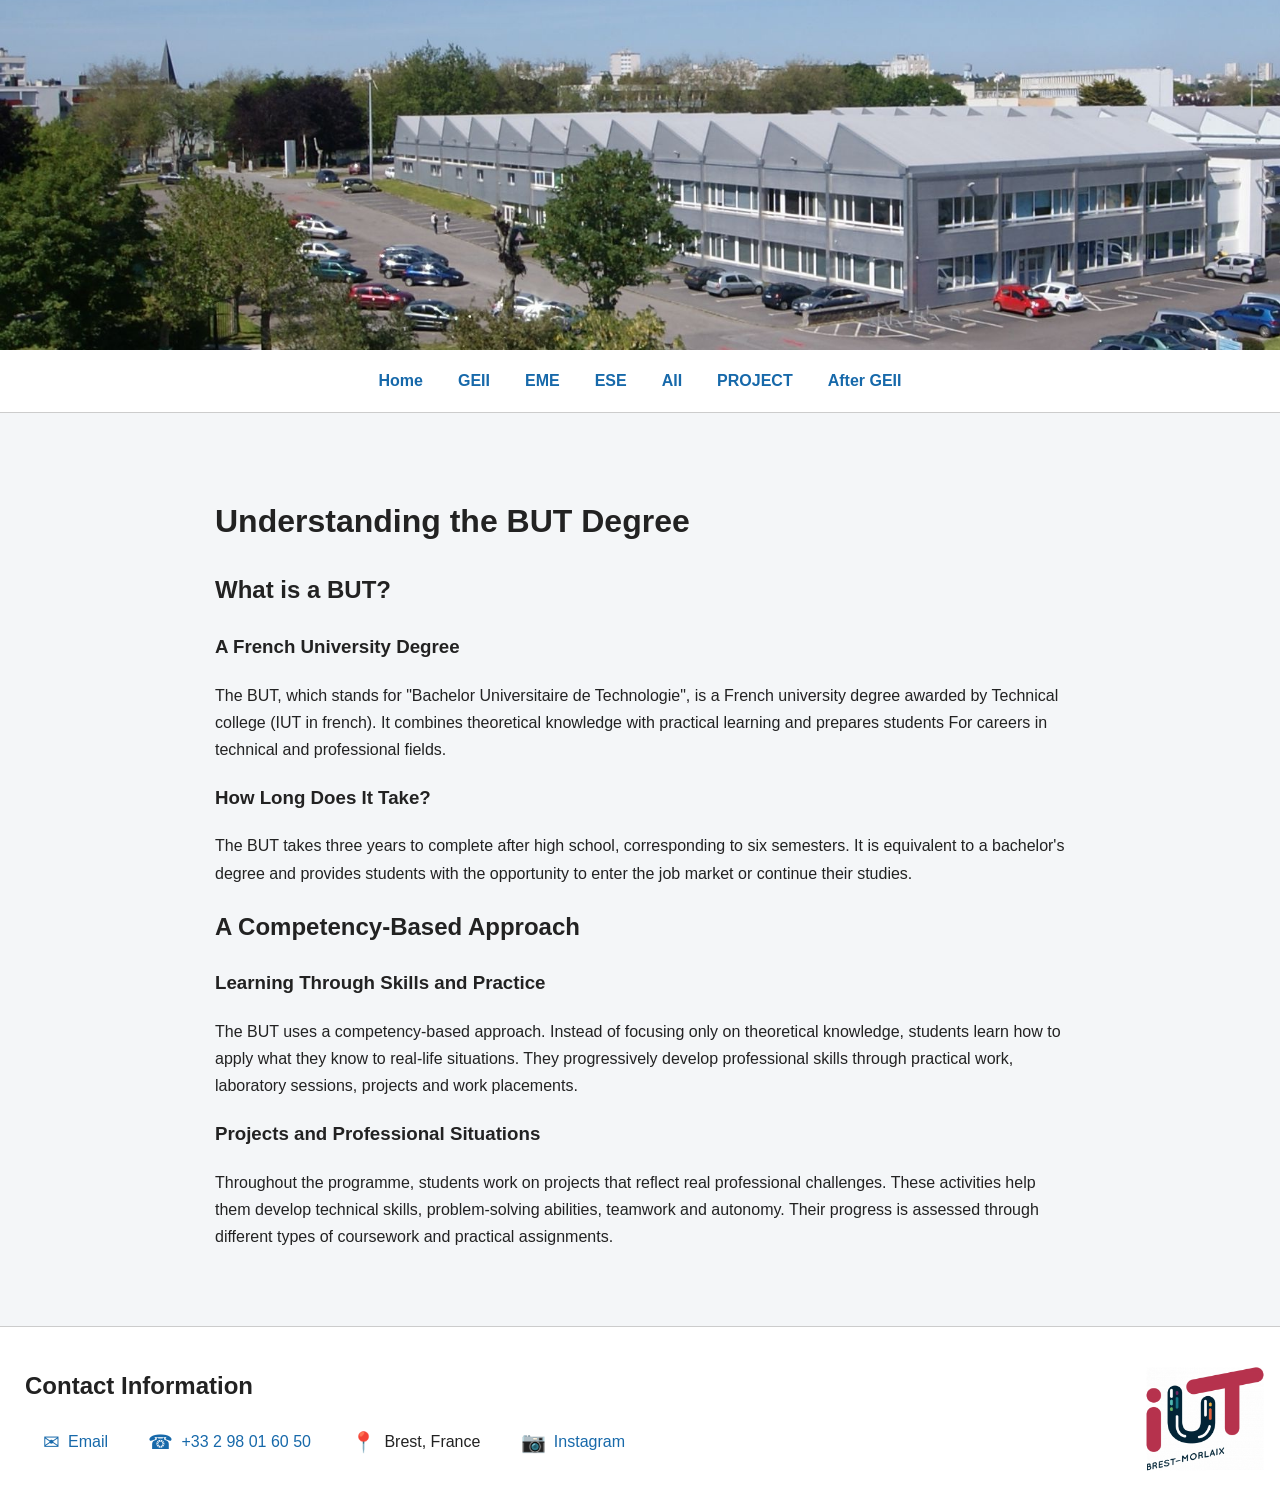
<file: index.html>
<!DOCTYPE html>
<html lang="en">
<head>
    <meta charset="UTF-8">
    <meta name="viewport" content="width=device-width, initial-scale=1">
    <title>Understanding the BUT Degree</title>
    <link rel="stylesheet" href="style.css">
</head>
<body>

    <!-- Main banner -->
    <header class="banniere">
        <img src="photos/Departement_geii.jpg"
             alt="GEII Department">
    </header>

    <!-- Navigation menu -->
    <nav class="menu">
        <a href="index.html">Home</a>
        <a href="GEII.html">GEII</a>
        <a href="ENER.html">EME</a>
        <a href="ELEN.html">ESE</a>
        <a href="AUTO.html">AII</a>
        <a href="PROJET.html">PROJECT</a>
        <a href="Après_GEII.html">After GEII</a>
    </nav>

    <hr>

    <!-- Main content -->
    <main>
        <h1>Understanding the BUT Degree</h1>

        <h2>What is a BUT?</h2>

        <h3>A French University Degree</h3>
        <p>
            The BUT, which stands for "Bachelor Universitaire de
            Technologie", is a French university degree awarded by
            Technical college (IUT in french). It combines theoretical
            knowledge with practical learning and prepares students
            For careers in technical and professional fields.
        </p>

        <h3>How Long Does It Take?</h3>
        <p>
            The BUT takes three years to complete after high school,
            corresponding to six semesters.
            It is equivalent to a bachelor's degree and provides
            students with the opportunity to enter the job market
            or continue their studies.
        </p>

        <h2>A Competency-Based Approach</h2>

        <h3>Learning Through Skills and Practice</h3>
        <p>
            The BUT uses a competency-based approach. Instead of
            focusing only on theoretical knowledge, students learn
            how to apply what they know to real-life situations.
            They progressively develop professional skills through
            practical work, laboratory sessions, projects and
            work placements.
        </p>

        <h3>Projects and Professional Situations</h3>
        <p>
            Throughout the programme, students work on projects
            that reflect real professional challenges. These
            activities help them develop technical skills,
            problem-solving abilities, teamwork and autonomy.
            Their progress is assessed through different types
            of coursework and practical assignments.
        </p>
    </main>

    <hr>

    <!-- Contact information -->
    <footer>
        <h2>Contact Information</h2>

        <p>
            <span class="logo-contact">✉</span>
            <a href="mailto:iutbrestmorlaix@univ-brest.fr">
                Email
            </a>
        </p>

        <p>
            <span class="logo-contact">☎</span>
            <a href="tel:+33298016050">
                +33 2 98 01 60 50
            </a>
        </p>

        <p>
            <span class="logo-contact">📍</span>
            Brest, France
        </p>

        <p>
            <span class="logo-contact">📷</span>
            <a href="https://www.instagram.com/iutbrestmorlaix/"
               target="_blank"
               rel="noopener noreferrer">
                Instagram
            </a>
        </p>

        <img src="photos/logo_iut.png"
             alt="IUT Brest-Morlaix logo"
             class="logo-footer">
    </footer>

</body>
</html>
</file>
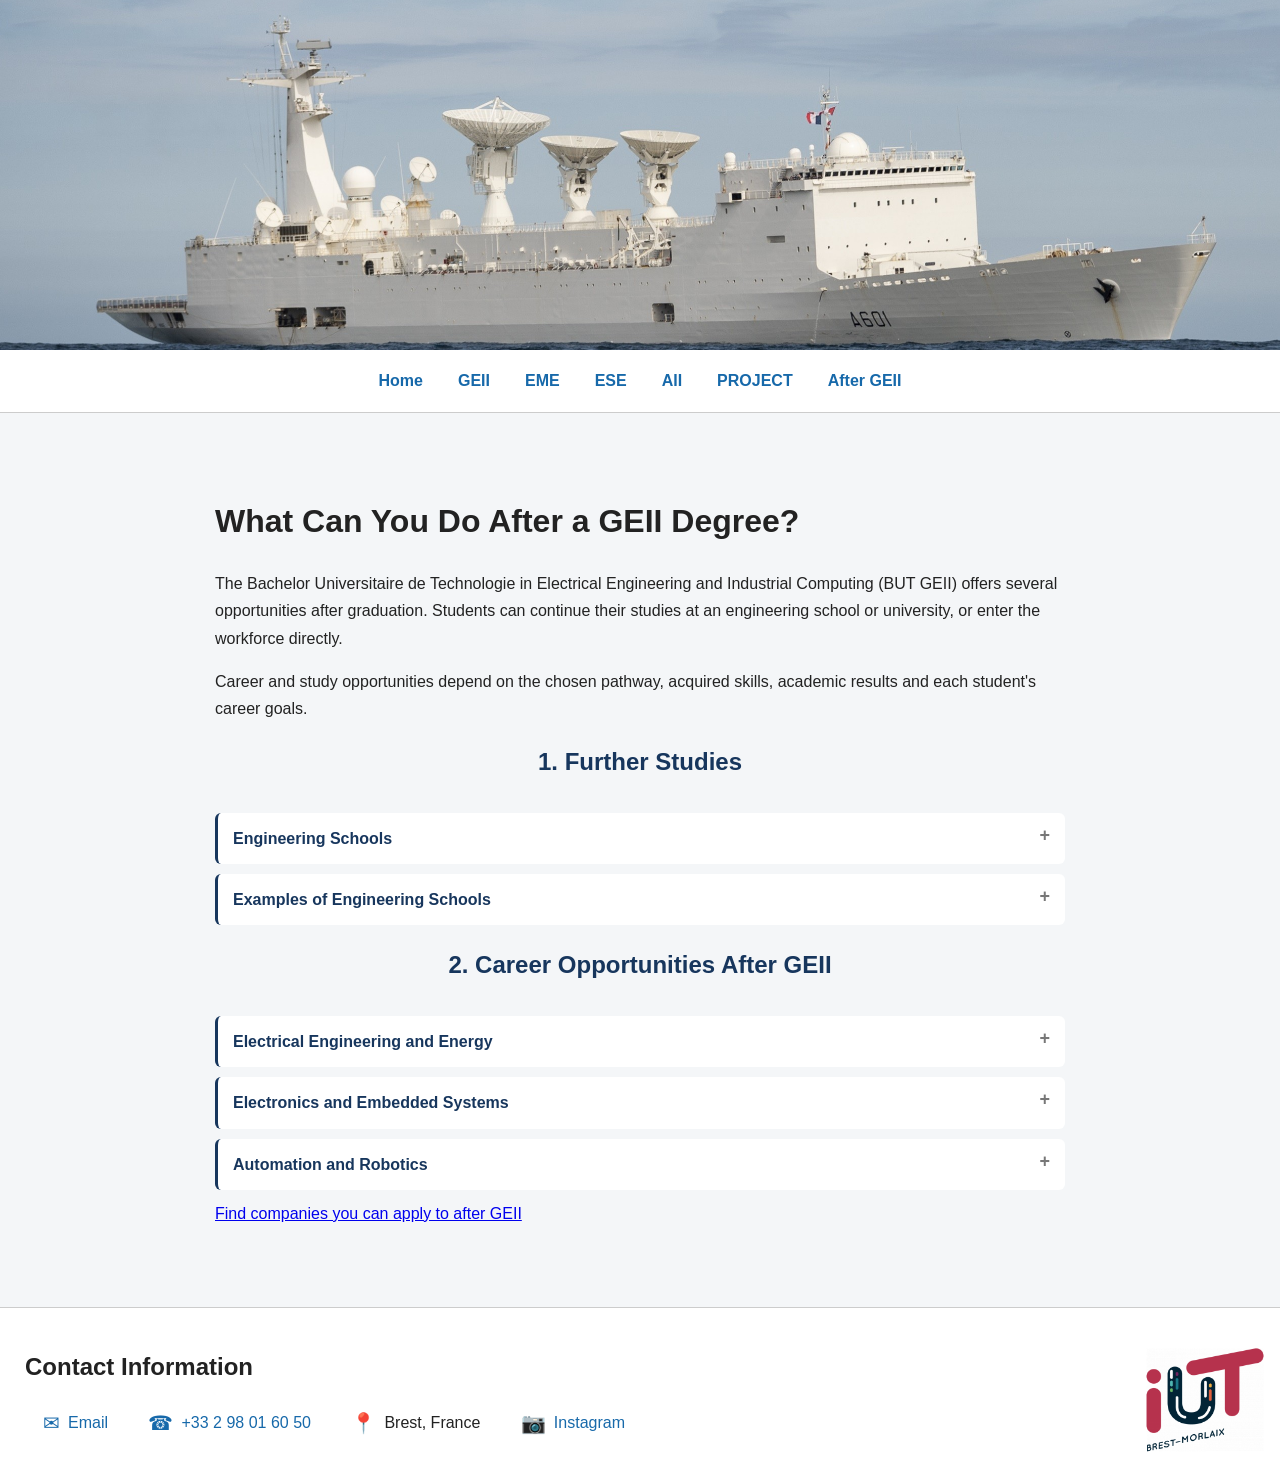
<file: Après_GEII.html>
<!DOCTYPE html>
<html lang="en">
<head>
    <meta charset="UTF-8">
    <meta name="viewport" content="width=device-width, initial-scale=1.0">
    <title>After GEII - Further Studies and Careers</title>
    <link rel="stylesheet" href="style.css">
</head>

<body>

    <!-- Banner -->
    <header class="banniere">
        <img src="photos/monge.jpg" alt="Bateaux du chom">
    </header>

    <!-- Navigation menu -->
    <nav class="menu">
        <a href="index.html">Home</a>
        <a href="GEII.html">GEII</a>
        <a href="ENER.html">EME</a>
        <a href="ELEN.html">ESE</a>
        <a href="AUTO.html">AII</a>
        <a href="PROJET.html">PROJECT</a>
        <a href="Après_GEII.html">After GEII</a>
    </nav>

    <hr>

    <main>
        <h1>What Can You Do After a GEII Degree?</h1>

        <p>
            The Bachelor Universitaire de Technologie in Electrical Engineering
            and Industrial Computing (BUT GEII) offers several opportunities
            after graduation. Students can continue their studies at an
            engineering school or university, or enter the workforce directly.
        </p>

        <p>
            Career and study opportunities depend on the chosen pathway,
            acquired skills, academic results and each student's career goals.
        </p>

        <section class="competences" id="further-studies">
            <h2>1. Further Studies</h2>

            <details class="competence">
                <summary>Engineering Schools</summary>
                <p>
                    After completing the GEII degree, students can apply to
                    engineering schools to earn an engineering degree, usually
                    after three additional years of study. Admission depends
                    on each school's requirements and selection process.
                </p>
                <p>Possible specialisations include:</p>
                <ul>
                    <li>Electrical engineering and power systems;</li>
                    <li>Electronics and embedded systems;</li>
                    <li>Automation and robotics;</li>
                    <li>Industrial computing;</li>
                    <li>Energy and renewable energy;</li>
                    <li>Telecommunications and digital systems.</li>
                </ul>
                <p>
                    Applications may be assessed through academic records,
                    interviews or entrance examinations. Requirements vary
                    between institutions.
                </p>
            </details>

            <details class="competence">
                <summary>Examples of Engineering Schools</summary>
                <p>
                    The following institutions are examples to explore when
                    looking for an engineering specialisation related to GEII:
                </p>
                <ul>
                    <li>
                        <a href="https://www.enib.fr/" target="_blank">
                            ENIB
                        </a>
                        – electronics, computing and industrial systems.
                    </li>
                    <li>
                        <a href="https://www.polytech.univ-nantes.fr/" target="_blank">
                            Polytech Nantes
                        </a>
                        – engineering programmes in various scientific and technical fields.
                    </li>
                    <li>
                        <a href="https://www.insa-rennes.fr/" target="_blank">
                            INSA Rennes
                        </a>
                        – engineering education in science and technology.
                    </li>
                </ul>
                <p>
                    This list is provided for guidance only. Not every
                    specialisation is necessarily accessible directly after
                    the GEII degree. Check each school's admission requirements
                    and available programmes.
                </p>
            </details>
        </section>

        <section class="competences" id="careers">
            <h2>2. Career Opportunities After GEII</h2>

            <details class="competence">
                <summary>Electrical Engineering and Energy</summary>
                <p>
                    Professionals in this field work with electrical
                    installations, power distribution, industrial equipment
                    and energy efficiency.
                </p>
                <ul>
                    <li>Electrical engineering technician;</li>
                    <li>Electrical maintenance technician;</li>
                    <li>Renewable energy technician;</li>
                    <li>Electrical design technician.</li>
                </ul>
            </details>

            <details class="competence">
                <summary>Electronics and Embedded Systems</summary>
                <p>
                    This field involves testing, developing, troubleshooting
                    and maintaining electronic circuits, boards and embedded
                    systems used in technical equipment.
                </p>
                <ul>
                    <li>Electronics technician;</li>
                    <li>Embedded systems technician;</li>
                    <li>Testing and measurement technician;</li>
                    <li>Instrumentation technician.</li>
                </ul>
            </details>

            <details class="competence">
                <summary>Automation and Robotics</summary>
                <p>
                    Professionals in this field programme, install and maintain
                    automated systems and industrial robots used in manufacturing
                    and production.
                </p>
                <ul>
                    <li>Automation technician;</li>
                    <li>Industrial robotics technician;</li>
                    <li>Industrial computing technician;</li>
                    <li>Commissioning technician.</li>
                </ul>
            </details>
            <a href="GEII.html#entreprise">
            Find companies you can apply to after GEII
            </a>
    </main>

    <hr>

    <!-- Footer -->
    <footer>
        <h2>Contact Information</h2>

        <p>
            <span class="logo-contact">✉</span>
            <a href="mailto:iutbrestmorlaix@univ-brest.fr">
                Email
            </a>
        </p>

        <p>
            <span class="logo-contact">☎</span>
            <a href="tel:+33298016050">
                +33 2 98 01 60 50
            </a>
        </p>

        <p>
            <span class="logo-contact">📍</span>
            Brest, France
        </p>

        <p>
            <span class="logo-contact">📷</span>
            <a href="https://www.instagram.com/iutbrestmorlaix/"
               target="_blank"
               rel="noopener noreferrer">
                Instagram
            </a>
        </p>

        <img src="photos/logo_iut.png"
             alt="IUT Brest-Morlaix logo"
             class="logo-footer">
    </footer>

</body>
</html>
</file>
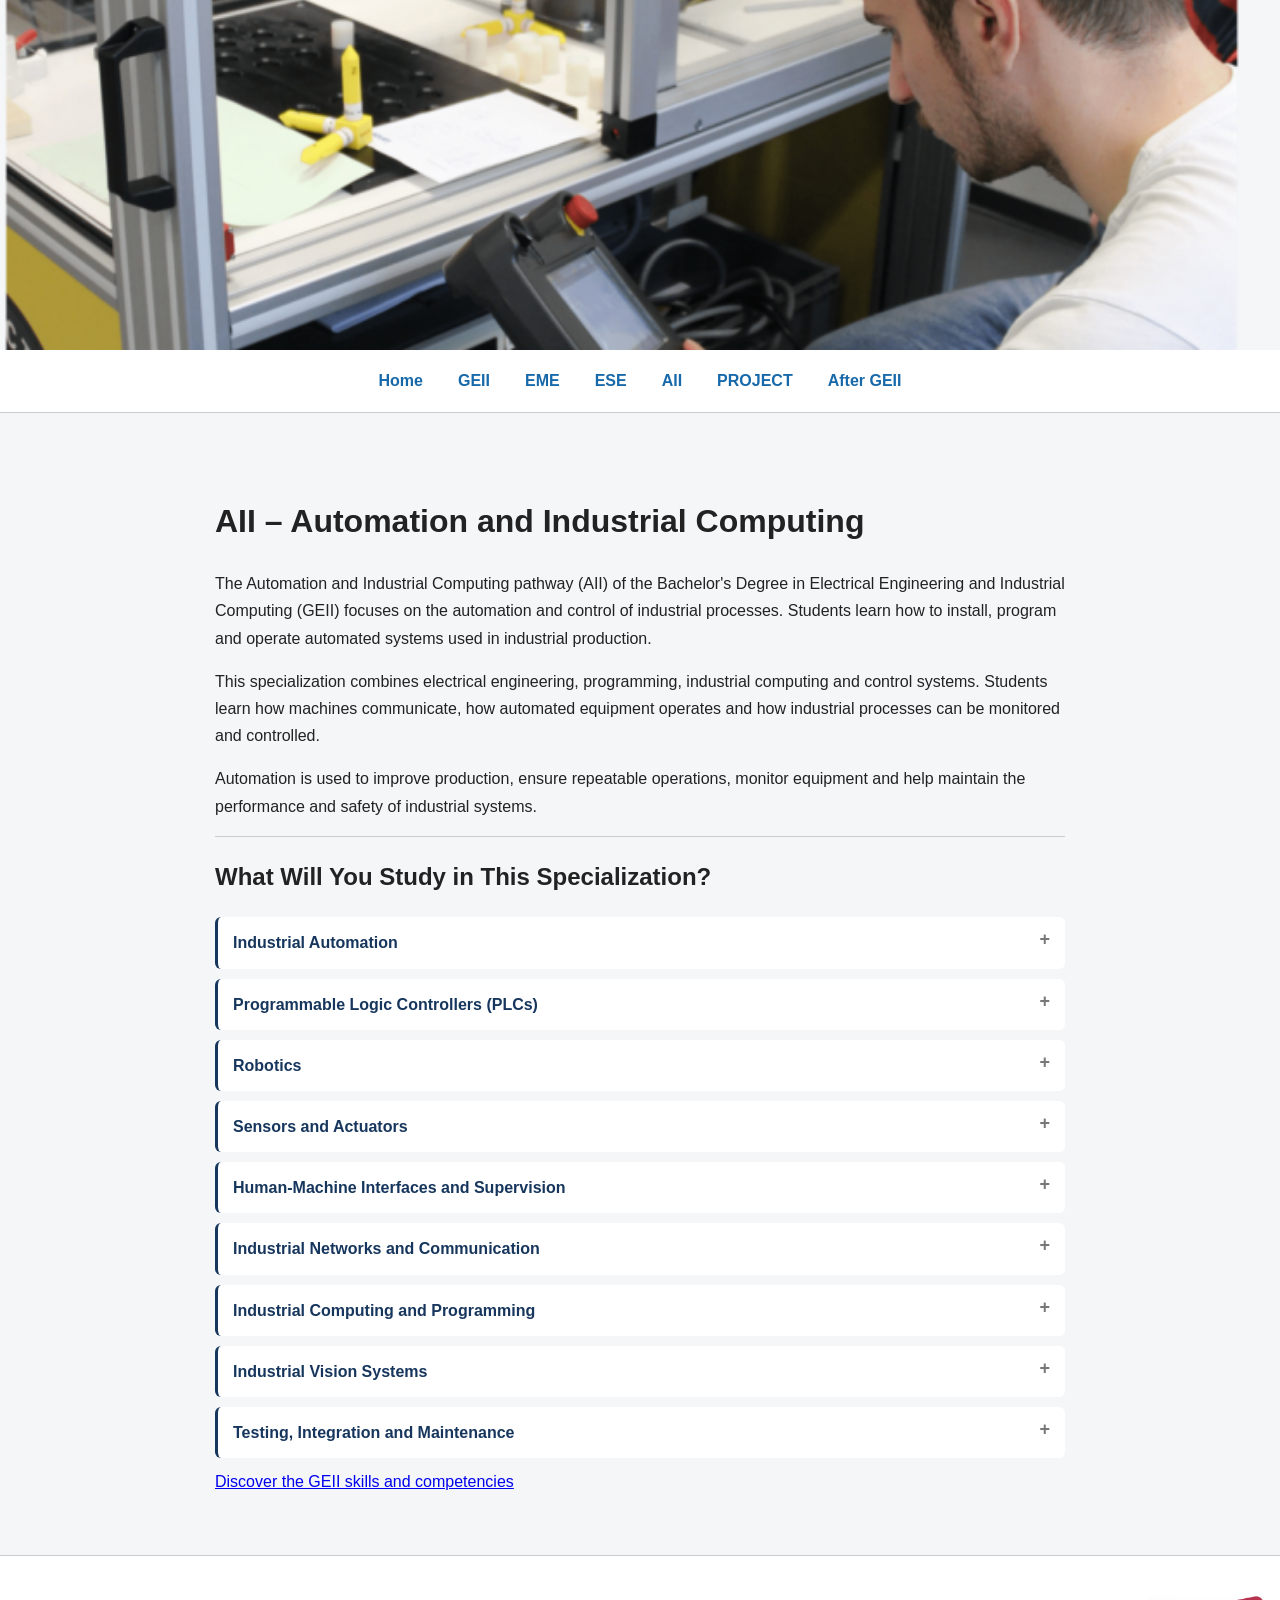
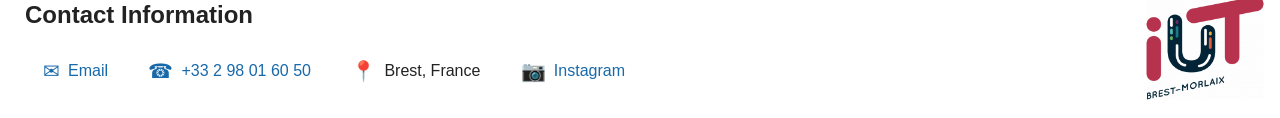
<file: AUTO.html>
<!DOCTYPE html>
<html lang="en">

<head>
    <meta charset="UTF-8">
    <meta name="viewport" content="width=device-width, initial-scale=1">
    <title>AUTO - Automation and Industrial Computing</title>
    <link rel="stylesheet" href="style.css">
</head>

<body>

    <!-- Header image -->
    <header class="banniere">
        <img src="photos/AII.png" alt="robot fanuc">
    </header>

    <!-- Navigation menu -->
    <nav class="menu">
        <a href="index.html">Home</a>
        <a href="GEII.html">GEII</a>
        <a href="ENER.html">EME</a>
        <a href="ELEN.html">ESE</a>
        <a href="AUTO.html">AII</a>
        <a href="PROJET.html">PROJECT</a>
        <a href="Après_GEII.html">After GEII</a>
    </nav>

    <hr>

    <!-- Main content -->
    <main>

        <h1>AII – Automation and Industrial Computing</h1>

        <p>
            The Automation and Industrial Computing pathway (AII)
            of the Bachelor's Degree in Electrical Engineering
            and Industrial Computing (GEII) focuses on the
            automation and control of industrial processes.
            Students learn how to install, program and operate
            automated systems used in industrial production.
        </p>

        <p>
            This specialization combines electrical engineering,
            programming, industrial computing and control systems.
            Students learn how machines communicate, how automated
            equipment operates and how industrial processes can
            be monitored and controlled.
        </p>

        <p>
            Automation is used to improve production, ensure
            repeatable operations, monitor equipment and help
            maintain the performance and safety of industrial systems.
        </p>

        <hr>

        <h2>What Will You Study in This Specialization?</h2>

        <details class="competence">
            <summary>Industrial Automation</summary>
            <p>
                Industrial automation uses control systems to
                operate machines and production processes with
                limited manual intervention. Students learn how
                to analyse an automated process and understand
                the relationship between sensors, controllers
                and actuators.
            </p>
        </details>

        <details class="competence">
            <summary>Programmable Logic Controllers (PLCs)</summary>
            <p>
                PLCs are industrial computers used to control
                machines and production equipment. Students learn
                how to program controllers, manage inputs and
                outputs, and develop sequences of operations
                for automated systems.
            </p>
        </details>

        <details class="competence">
            <summary>Robotics</summary>
            <p>
                Industrial robots can perform tasks such as
                handling objects, assembling components and
                carrying out repetitive operations. Students
                discover how robots are programmed and integrated
                into automated production systems.
            </p>
        </details>

        <details class="competence">
            <summary>Sensors and Actuators</summary>
            <p>
                Sensors collect information about a machine or
                its environment, such as position, temperature
                or presence. Actuators perform actions, for
                example by moving a mechanism or operating a valve.
                Students learn how these components work together
                in an automated system.
            </p>
        </details>

        <details class="competence">
            <summary>Human-Machine Interfaces and Supervision</summary>
            <p>
                Human-machine interfaces allow operators to
                interact with industrial equipment. Supervisory
                systems display information about a process,
                monitor machine status and help operators detect
                problems or adjust settings.
            </p>
        </details>

        <details class="competence">
            <summary>Industrial Networks and Communication</summary>
            <p>
                Industrial equipment needs to exchange information
                to operate as a coordinated system. Students learn
                about industrial communication networks and how
                controllers, sensors, robots and supervisory
                systems share data.
            </p>
        </details>

        <details class="competence">
            <summary>Industrial Computing and Programming</summary>
            <p>
                Programming is used to control equipment, process
                data and manage automated operations. Students
                develop their ability to write, test and improve
                programs used in industrial applications.
            </p>
        </details>

        <details class="competence">
            <summary>Industrial Vision Systems</summary>
            <p>
                Industrial vision systems use cameras and image
                processing to inspect products, identify objects
                or check the quality of a manufactured item.
                These systems can help automate inspection and
                improve quality control.
            </p>
        </details>

        <details class="competence">
            <summary>Testing, Integration and Maintenance</summary>
            <p>
                Students learn to integrate automated equipment,
                test its operation and identify faults. They
                develop the skills needed to check that a system
                works correctly and to help maintain it in
                operational condition.
            </p>
        </details>
        <a href="GEII.html#competences">
            Discover the GEII skills and competencies
        </a>

    </main>

    <hr>

    <!-- Footer -->
    <footer>
        <h2>Contact Information</h2>

        <p>
            <span class="logo-contact">✉</span>
            <a href="mailto:iutbrestmorlaix@univ-brest.fr">
                Email
            </a>
        </p>

        <p>
            <span class="logo-contact">☎</span>
            <a href="tel:+33298016050">
                +33 2 98 01 60 50
            </a>
        </p>

        <p>
            <span class="logo-contact">📍</span>
            Brest, France
        </p>

        <p>
            <span class="logo-contact">📷</span>
            <a href="https://www.instagram.com/iutbrestmorlaix/"
               target="_blank"
               rel="noopener noreferrer">
                Instagram
            </a>
        </p>

        <img src="photos/logo_iut.png"
             alt="IUT Brest-Morlaix logo"
             class="logo-footer">
    </footer>

</body>
</html>
</file>
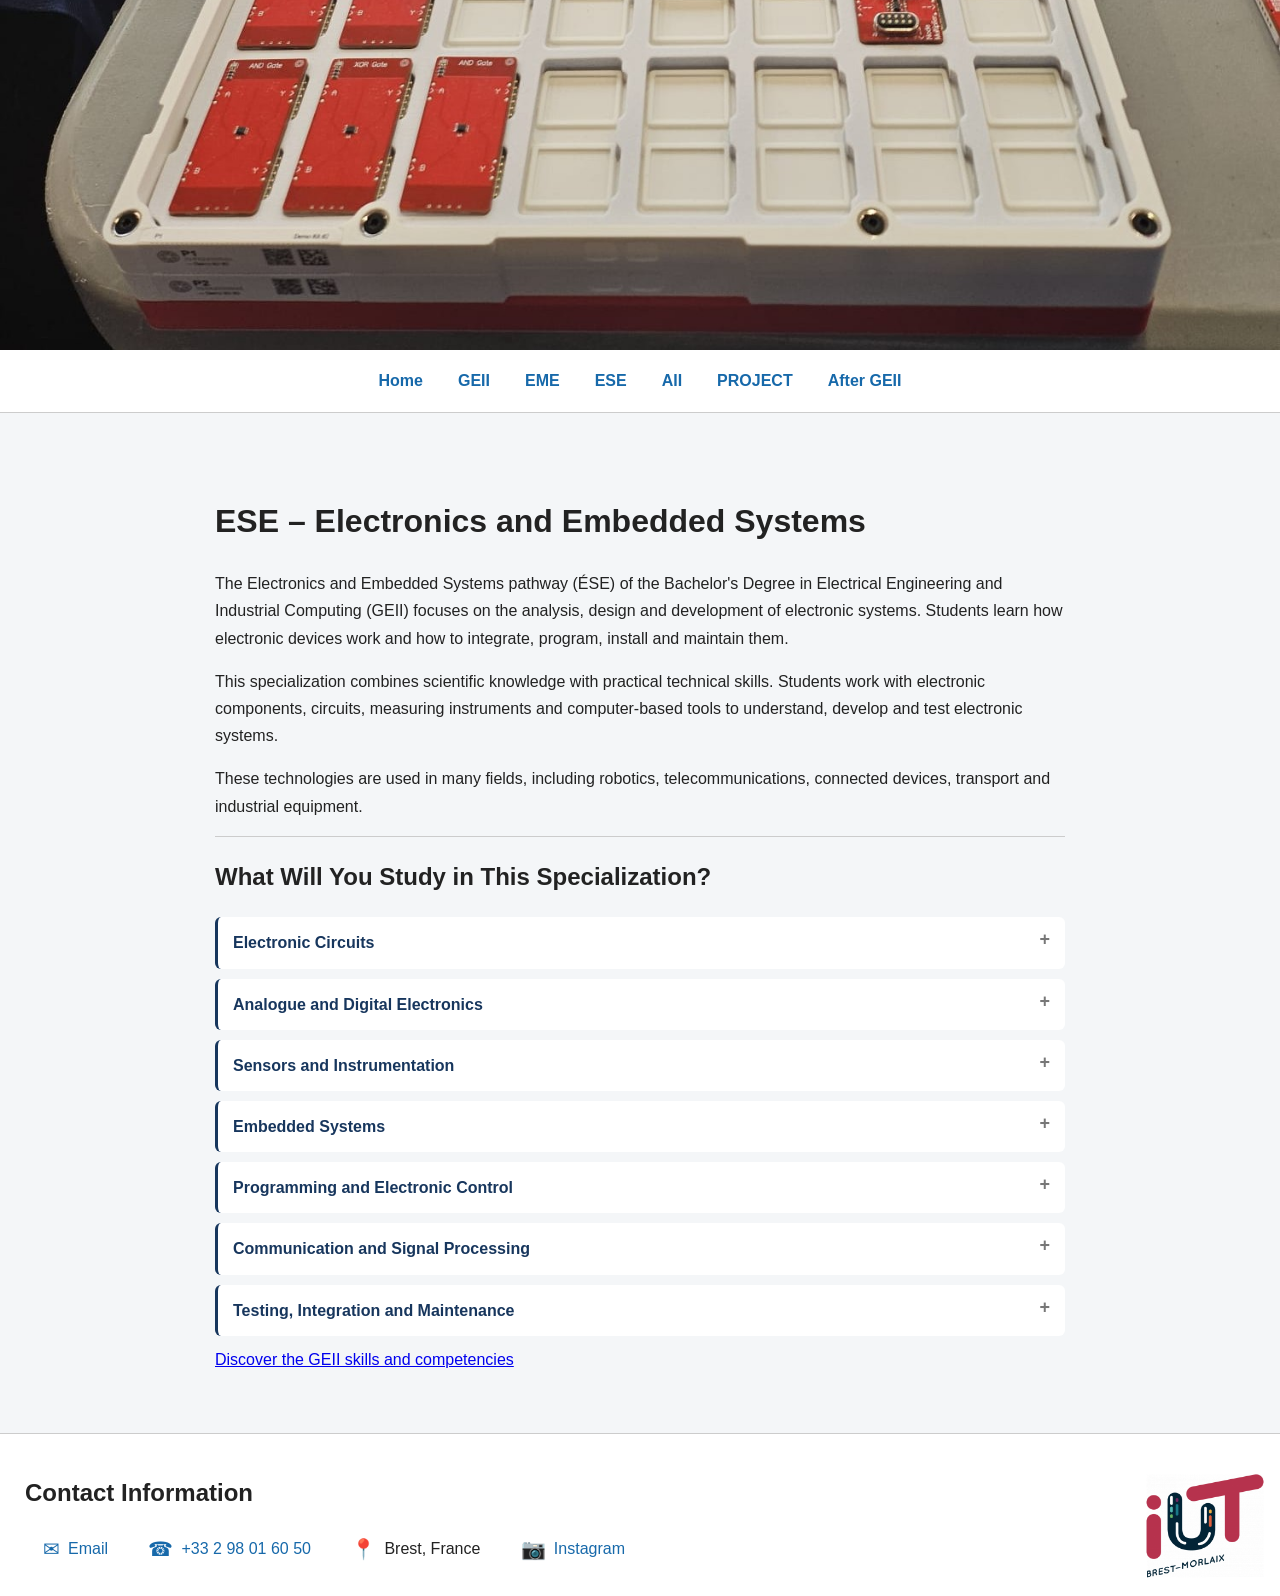
<file: ELEN.html>
<!DOCTYPE html>
<html lang="en">

<head>
    <meta charset="UTF-8">
    <meta name="viewport" content="width=device-width, initial-scale=1">
    <title>ELEN - Electronics and Embedded Systems</title>
    <link rel="stylesheet" href="style.css">
</head>

<body>

    <!-- Header image -->
    <header class="banniere">
        <img src="photos/ELEN.jpeg" alt="carte elec">
    </header>

    <!-- Navigation menu -->
    <nav class="menu">
        <a href="index.html">Home</a>
        <a href="GEII.html">GEII</a>
        <a href="ENER.html">EME</a>
        <a href="ELEN.html">ESE</a>
        <a href="AUTO.html">AII</a>
        <a href="PROJET.html">PROJECT</a>
        <a href="Après_GEII.html">After GEII</a>
    </nav>

    <hr>

    <!-- Main content -->
    <main>

        <h1>ESE – Electronics and Embedded Systems</h1>

        <p>
            The Electronics and Embedded Systems pathway (ÉSE)
            of the Bachelor's Degree in Electrical Engineering
            and Industrial Computing (GEII) focuses on the analysis,
            design and development of electronic systems.
            Students learn how electronic devices work and how
            to integrate, program, install and maintain them.
        </p>

        <p>
            This specialization combines scientific knowledge
            with practical technical skills. Students work with
            electronic components, circuits, measuring instruments
            and computer-based tools to understand, develop and
            test electronic systems.
        </p>

        <p>
            These technologies are used in many fields, including
            robotics, telecommunications, connected devices,
            transport and industrial equipment.
        </p>

        <hr>

        <h2>What Will You Study in This Specialization?</h2>

        <details class="competence">
            <summary>Electronic Circuits</summary>
            <p>
                Students learn how electronic circuits work and
                how their components interact. They study the
                principles used to design, assemble and test
                electronic circuits for different applications.
            </p>
        </details>

        <details class="competence">
            <summary>Analogue and Digital Electronics</summary>
            <p>
                Analogue electronics deals with signals that vary
                continuously, while digital electronics uses
                information represented by discrete values.
                Students learn how these circuits operate and
                how they are used in electronic devices and systems.
            </p>
        </details>

        <details class="competence">
            <summary>Sensors and Instrumentation</summary>
            <p>
                Sensors detect physical quantities such as
                temperature, pressure, position or light.
                Students learn how these measurements can be
                collected and used by electronic systems.
                Instrumentation helps them measure, observe
                and analyse the behaviour of a system.
            </p>
        </details>

        <details class="competence">
            <summary>Embedded Systems</summary>
            <p>
                An embedded system combines electronic hardware
                and software to perform a specific task.
                Students learn how to integrate and program
                these systems, which are found in devices such
                as robots, vehicles, connected objects and
                industrial equipment.
            </p>
        </details>

        <details class="competence">
            <summary>Programming and Electronic Control</summary>
            <p>
                Programming allows electronic systems to process
                information and perform operations. Students learn
                to develop and test programs that interact with
                electronic hardware and control the behaviour
                of embedded devices.
            </p>
        </details>

        <details class="competence">
            <summary>Communication and Signal Processing</summary>
            <p>
                Electronic systems often need to exchange
                information or process signals from their
                environment. Students discover how information
                can be acquired, processed and transmitted
                between different devices.
            </p>
        </details>

        <details class="competence">
            <summary>Testing, Integration and Maintenance</summary>
            <p>
                Students learn to assemble electronic components,
                integrate hardware and software, perform tests
                and identify faults. These skills help ensure
                that electronic equipment operates correctly
                and can be maintained when necessary.
            </p>
        </details>
        <a href="GEII.html#competences">
            Discover the GEII skills and competencies
        </a>

    </main>

    <hr>

    <!-- Footer -->
    <footer>
        <h2>Contact Information</h2>

        <p>
            <span class="logo-contact">✉</span>
            <a href="mailto:iutbrestmorlaix@univ-brest.fr">
                Email
            </a>
        </p>

        <p>
            <span class="logo-contact">☎</span>
            <a href="tel:+33298016050">
                +33 2 98 01 60 50
            </a>
        </p>

        <p>
            <span class="logo-contact">📍</span>
            Brest, France
        </p>

        <p>
            <span class="logo-contact">📷</span>
            <a href="https://www.instagram.com/iutbrestmorlaix/"
               target="_blank"
               rel="noopener noreferrer">
                Instagram
            </a>
        </p>

        <img src="photos/logo_iut.png"
             alt="IUT Brest-Morlaix logo"
             class="logo-footer">
    </footer>

</body>
</html>
</file>
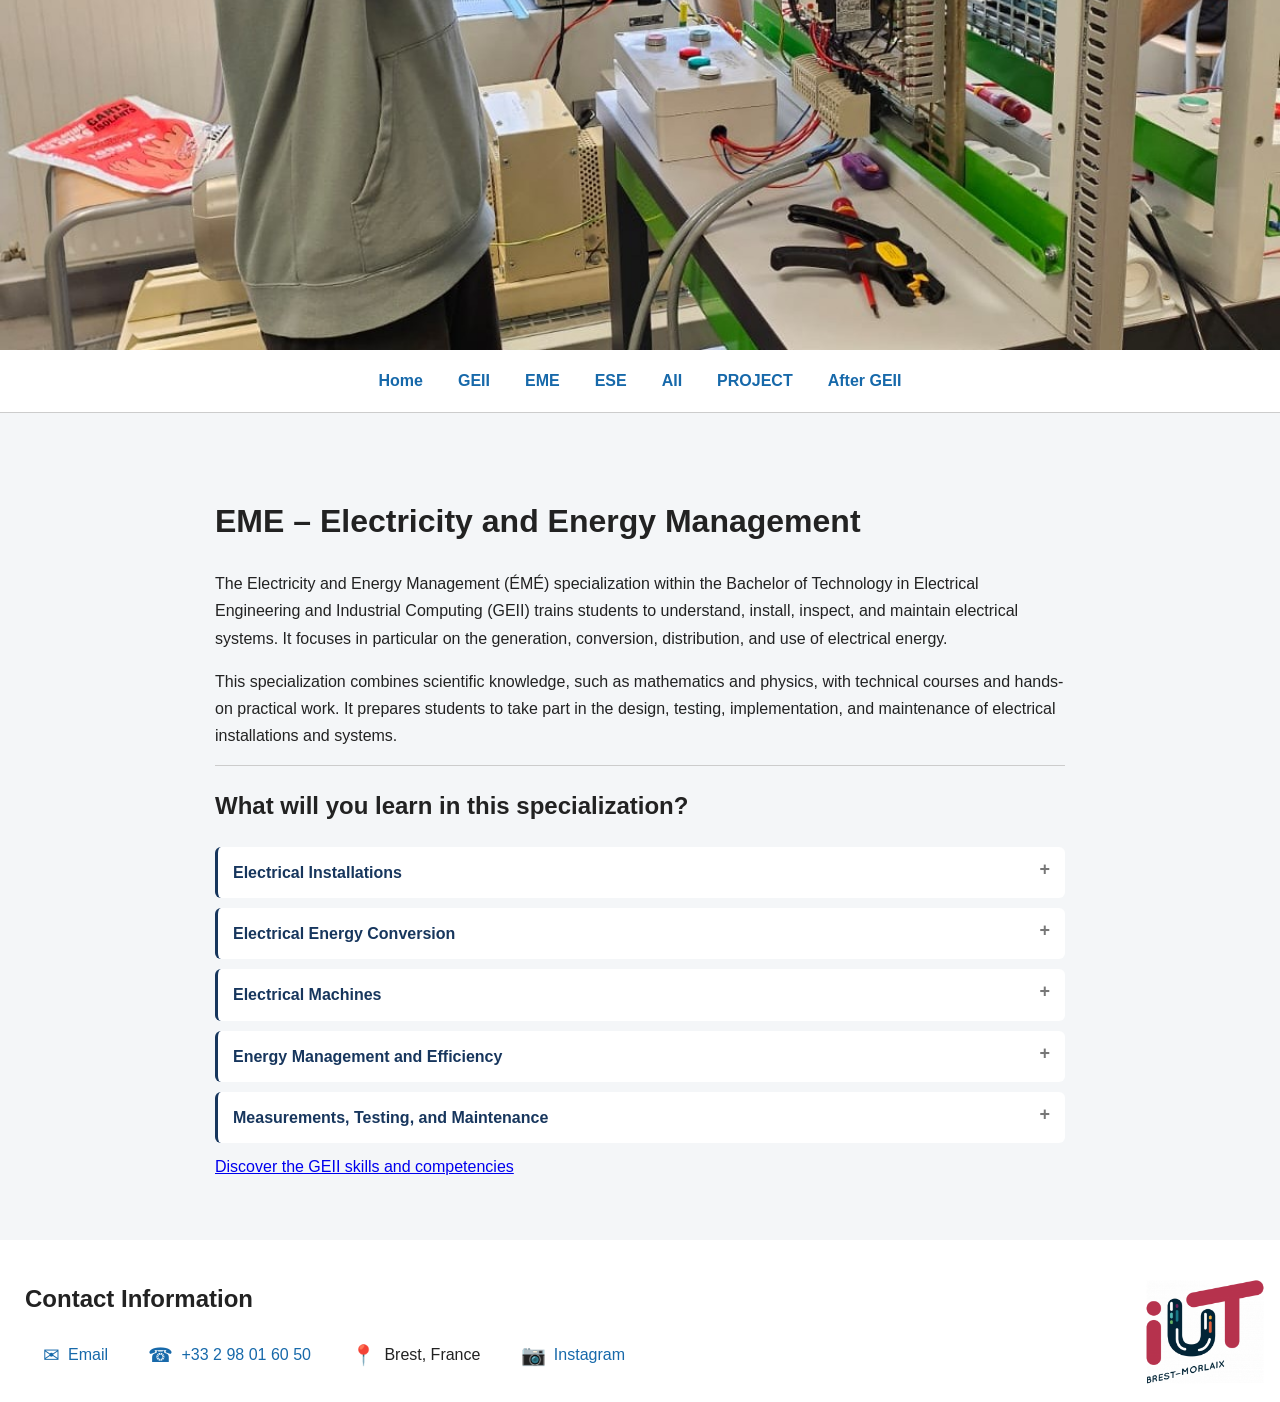
<file: ENER.html>
<!DOCTYPE html>
<html lang="fr">
<head>
    <meta charset="UTF-8">
    <meta name="viewport" content="width=device-width, initial-scale=1">
    <title>EME - Électricité et Maîtrise de l'Énergie</title>
    <link rel="stylesheet" href="style.css">
</head>
<body>

    <!-- Grande image en haut -->
    <header class="banniere">
        <img src="photos/ener.jpeg" alt="projet ener">
    </header>

    <!-- Menu de navigation -->
    <nav class="menu">
        <a href="index.html">Home</a>
        <a href="GEII.html">GEII</a>
        <a href="ENER.html">EME</a>
        <a href="ELEN.html">ESE</a>
        <a href="AUTO.html">AII</a>
        <a href="PROJET.html">PROJECT</a>
        <a href="Après_GEII.html">After GEII</a>
    </nav>

    <hr>

    <!-- Présentation de la spécialité -->
    <main>
        <h1>EME – Electricity and Energy Management</h1>
    
        <p>
            The Electricity and Energy Management (ÉMÉ) specialization
            within the Bachelor of Technology in Electrical Engineering
            and Industrial Computing (GEII) trains students to understand,
            install, inspect, and maintain electrical systems.
            It focuses in particular on the generation, conversion,
            distribution, and use of electrical energy.
        </p>
    
        <p>
            This specialization combines scientific knowledge,
            such as mathematics and physics, with technical courses
            and hands-on practical work. It prepares students to take
            part in the design, testing, implementation, and maintenance
            of electrical installations and systems.
        </p>
    
        <hr>
    
        <h2>What will you learn in this specialization?</h2>
    
        <details class="competence">
            <summary>Electrical Installations</summary>
            <p>
                Students learn to understand how electrical installations
                work, identify their components, and check that they
                operate correctly. They study equipment, electrical
                distribution, and safety regulations in particular.
            </p>
        </details>
    
        <details class="competence">
            <summary>Electrical Energy Conversion</summary>
            <p>
                This area examines how electrical energy is converted
                to meet the needs of a system. It helps students
                understand the role of power electronic converters,
                electric motors, and related equipment.
            </p>
        </details>
    
        <details class="competence">
            <summary>Electrical Machines</summary>
            <p>
                Students study how motors and other electrical machines
                operate. They learn to analyze their characteristics
                and understand how they are used in industrial equipment.
            </p>
        </details>
    
        <details class="competence">
            <summary>Energy Management and Efficiency</summary>
            <p>
                This area focuses on the efficient use of electrical
                energy, energy storage, and the study of energy systems.
                It helps students understand how to improve the operation
                of an installation and reduce energy losses.
            </p>
        </details>
    
        <details class="competence">
            <summary>Measurements, Testing, and Maintenance</summary>
            <p>
                Students use measuring instruments to monitor electrical
                quantities, test systems, and troubleshoot faults.
                They learn to interpret results and contribute to keeping
                installations in good working order.
            </p>
        </details>
        <a href="GEII.html#competences">
            Discover the GEII skills and competencies
        </a>
    </main>

    <!-- Coordonnées -->
    <footer>
        <h2>Contact Information</h2>

        <p>
            <span class="logo-contact">✉</span>
            <a href="mailto:iutbrestmorlaix@univ-brest.fr">
                Email
            </a>
        </p>

        <p>
            <span class="logo-contact">☎</span>
            <a href="tel:+33298016050">
                +33 2 98 01 60 50
            </a>
        </p>

        <p>
            <span class="logo-contact">📍</span>
            Brest, France
        </p>

        <p>
            <span class="logo-contact">📷</span>
            <a href="https://www.instagram.com/iutbrestmorlaix/"
               target="_blank"
               rel="noopener noreferrer">
                Instagram
            </a>
        </p>

        <img src="photos/logo_iut.png"
             alt="IUT Brest-Morlaix logo"
             class="logo-footer">
    </footer>

</body>
</html>
</file>
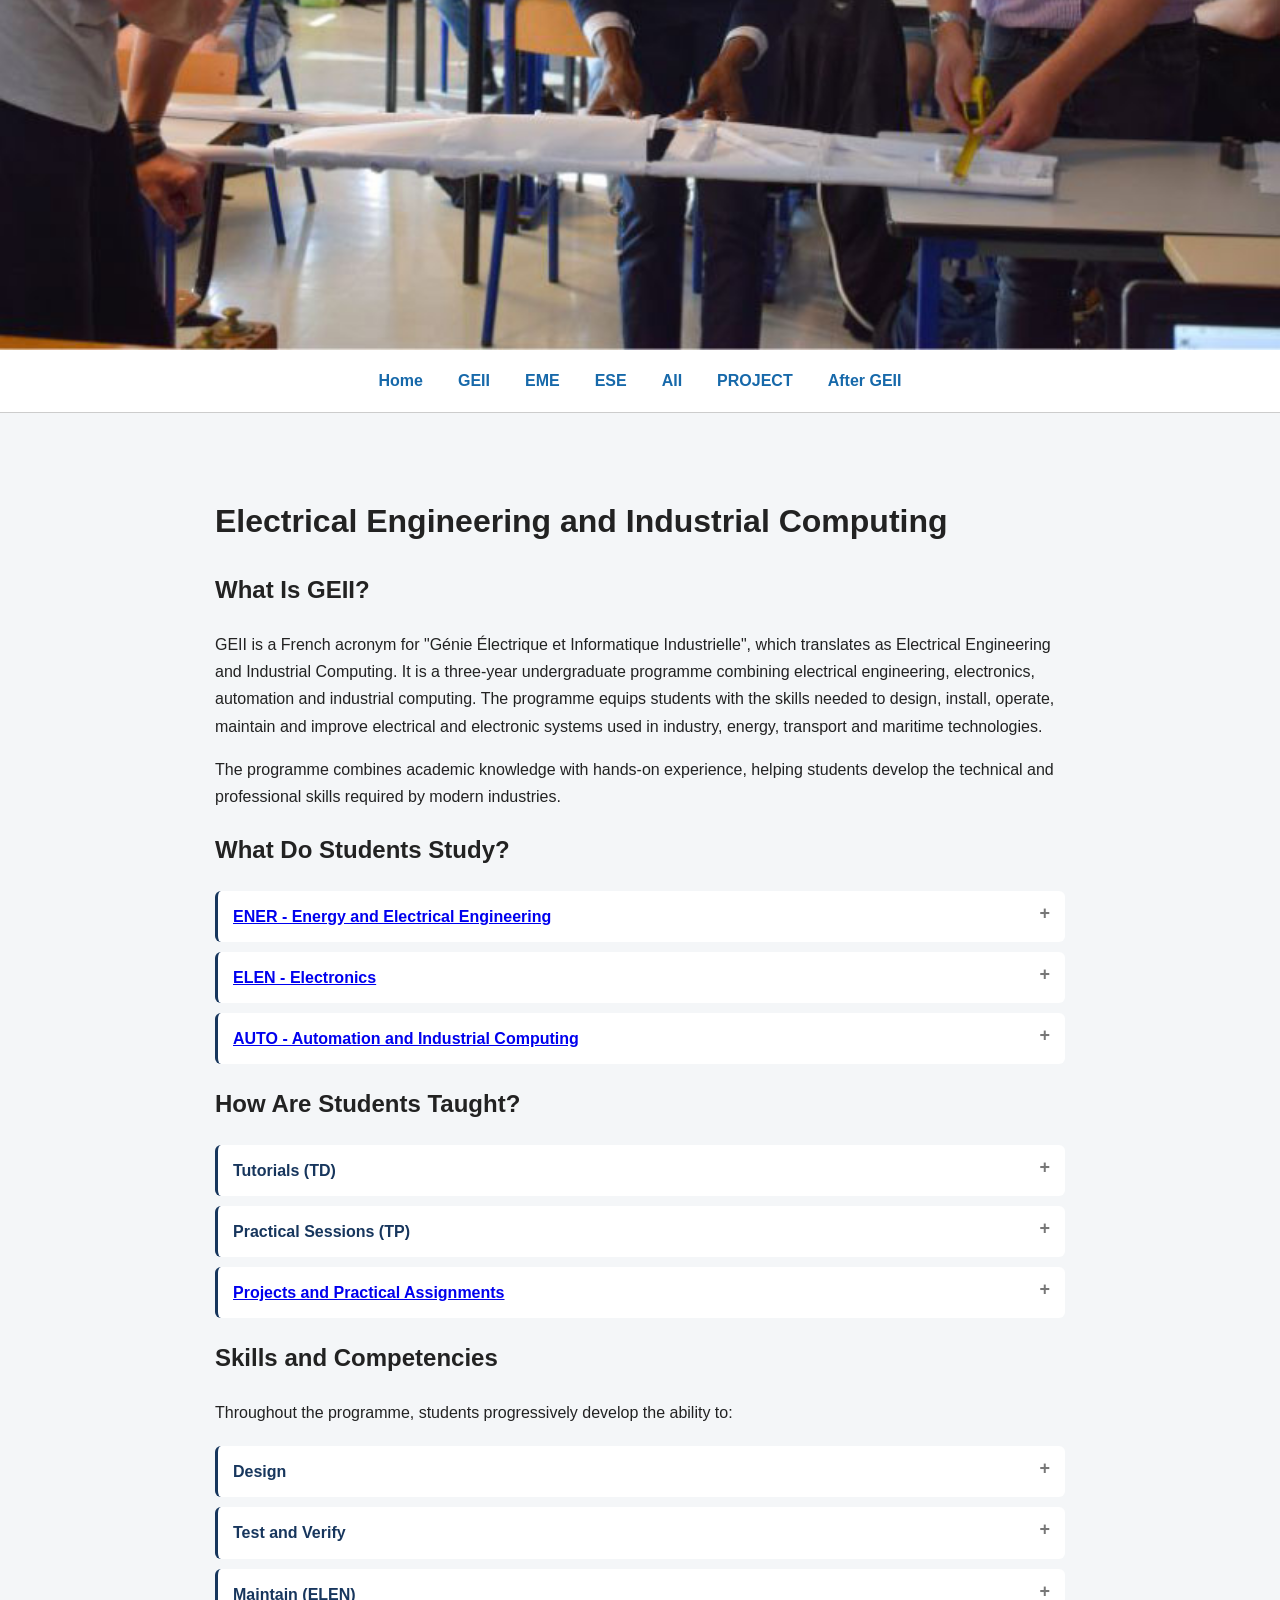
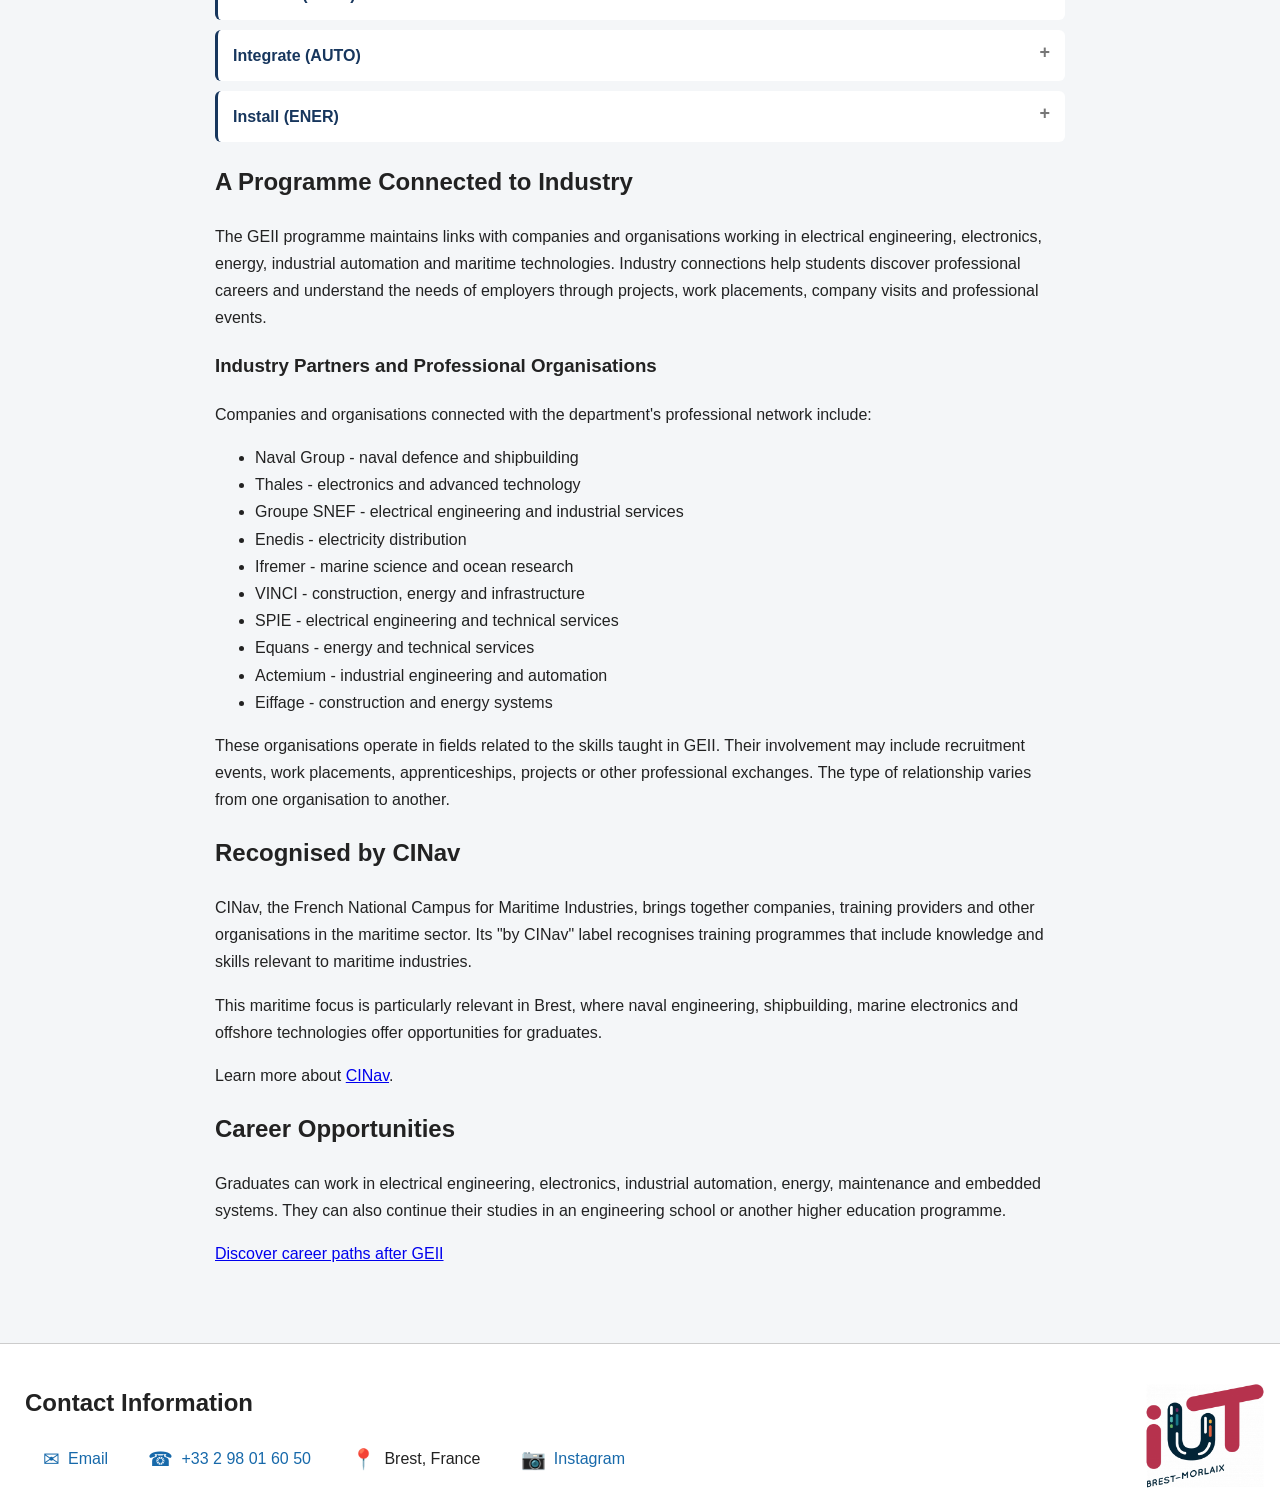
<file: GEII.html>
<!DOCTYPE html>
<html lang="en">
<head>
    <meta charset="UTF-8">
    <meta name="viewport" content="width=device-width, initial-scale=1">
    <title>GEII - Electrical Engineering and Industrial Computing</title>
    <link rel="stylesheet" href="style.css">
</head>
<body>

    <!-- Main banner -->
    <header class="banniere">
        <img src="photos/GEII.jpg"
             alt="Electrical Engineering and Industrial Computing Department">
    </header>

    <!-- Navigation menu -->
    <nav class="menu">
        <a href="index.html">Home</a>
        <a href="GEII.html">GEII</a>
        <a href="ENER.html">EME</a>
        <a href="ELEN.html">ESE</a>
        <a href="AUTO.html">AII</a>
        <a href="PROJET.html">PROJECT</a>
        <a href="Après_GEII.html">After GEII</a>
    </nav>

    <hr>

    <!-- Main content -->
    <main>
        <h1>Electrical Engineering and Industrial Computing</h1>

        <h2>What Is GEII?</h2>
        <p>
         GEII is a French acronym for "Génie Électrique et Informatique Industrielle",
         which translates as Electrical Engineering and Industrial Computing.
         It is a three-year undergraduate programme combining electrical engineering, electronics, automation and industrial computing.
         The programme equips students with the skills needed to design, install,
         operate, maintain and improve electrical and electronic systems used in industry, energy, transport and maritime technologies.
        </p>

        <p>
            The programme combines academic knowledge with
            hands-on experience, helping students develop the
            technical and professional skills required by
            modern industries.
        </p>

        <h2>What Do Students Study?</h2>


        <!-- Fields of study -->
        
        <details class="competence">
            <summary>
                <a href="ENER.html">ENER - Energy and Electrical Engineering</a>
            </summary>
            <p>
                This field focuses on electrical power systems,
                energy conversion and distribution. Students study
                electrical installations, electric motors, power
                electronics, energy efficiency and electrical safety.
                These skills are useful in industrial facilities,
                power networks, renewable energy and the maritime
                sector.
            </p>
        </details>
        
        <details class="competence">
            <summary>
                <a href="ELEN.html">ELEN - Electronics</a>
            </summary>
            <p>
                Electronics focuses on the design, analysis and
                testing of electronic circuits and systems.
                Students learn about analogue and digital electronics,
                sensors, signal processing, instrumentation and
                embedded electronic systems. These technologies
                are used in communication systems, industrial
                equipment and onboard electronics.
            </p>
        </details>
        
        <details class="competence">
            <summary>
                <a href="AUTO.html">AUTO - Automation and Industrial Computing</a>
            </summary>
            <p>
                This field combines automation, programming and
                industrial control systems. Students learn how to
                program industrial controllers, monitor machines,
                process data and control automated equipment.
                Applications include manufacturing lines, robotics,
                industrial networks and automated systems onboard ships.
            </p>
        </details>
        
        <h2>How Are Students Taught?</h2>
        
        <!-- Tutorials -->
        <details class="competence">
            <summary>Tutorials (TD)</summary>
            <p>
                Tutorials allow students to work on exercises, calculations
                and technical problems related to electrical engineering,
                electronics, automation and industrial computing. They help
                students strengthen their understanding and develop
                problem-solving skills.
            </p>
        </details>
        
        <!-- Practical sessions -->
        <details class="competence">
            <summary>Practical Sessions (TP)</summary>
            <p>
                Practical sessions take place in laboratories and workshops.
                Students use measuring instruments, electronic components,
                electrical equipment and programmable controllers to build,
                test and analyse electrical and electronic systems.
            </p>
        </details>
        
        <!-- Projects -->
        <details class="competence">
            <summary>
                <a href="PROJET.html">Projects and Practical Assignments</a>
            </summary>
            <p>
                Projects are an important part of the programme.
                Students work individually or in teams to design,
                build, program and test technical solutions.
                These projects bring together several subjects
                and help students develop independence, teamwork,
                project management and problem-solving skills.
            </p>
        </details>
        
                <h2 id="competences">Skills and Competencies</h2>
                <p>
                    Throughout the programme, students progressively
                    develop the ability to:
                </p>
        <div class="competences">
        
            <!-- DESIGN -->
            <details class="competence">
                <summary>Design</summary>
                <p>Analyse systems, develop technical solutions, create prototypes and prepare design documentation.</p>
                <ul>
                    <li>AC11.01 - Produce a functional analysis of a simple system.</li>
                    <li>AC11.02 - Build a prototype for hardware and/or software technical solutions.</li>
                    <li>AC11.03 - Write a manufacturing file based on a design file.</li>
                    <li>AC21.01 - Propose technical solutions based on functional analysis.</li>
                    <li>AC21.02 - Assess and reduce risks associated with selected technical solutions.</li>
                    <li>AC31.01 - Contribute to writing technical specifications.</li>
                    <li>AC31.02 - Demonstrate the relevance of technological choices.</li>
                    <li>AC31.03 - Produce a design file.</li>
                </ul>
            </details>
        
            <!-- TEST AND VERIFY -->
            <details class="competence">
                <summary>Test and Verify</summary>
                <p>Perform tests and measurements, identify malfunctions and verify system compliance.</p>
                <ul>
                    <li>AC12.01 - Apply a testing procedure.</li>
                    <li>AC12.02 - Identify a malfunction.</li>
                    <li>AC12.03 - Describe a malfunction.</li>
                    <li>AC22.01 - Identify the tests and measurements required to validate system operation.</li>
                    <li>AC22.02 - Certify the operation of new industrial equipment.</li>
                    <li>AC32.01 - Evaluate the root cause of a malfunction.</li>
                    <li>AC32.02 - Propose a corrective solution to a malfunction.</li>
                    <li>AC32.03 - Produce a testing procedure to validate system compliance.</li>
                </ul>
            </details>
        
            <!-- MAINTAIN - ESE -->
            <details class="competence">
                <summary>Maintain (ELEN)</summary>
                <p>Inspect systems, diagnose faults, perform maintenance and recommend corrective solutions.</p>
                <ul>
                    <li>AC23.01 - Perform system servicing and inspection according to a procedure.</li>
                    <li>AC23.02 - Perform corrective, preventive or improvement maintenance.</li>
                    <li>AC23.03 - Diagnose a system malfunction.</li>
                    <li>AC23.04 - Identify the root cause of a malfunction.</li>
                    <li>AC33.01 - Propose a maintenance solution.</li>
                    <li>AC33.02 - Assess system downtime and maintenance costs.</li>
                    <li>AC33.03 - Produce a maintenance procedure.</li>
                    <li>AC33.04 - Provide technical support to stakeholders nationally and internationally.</li>
                </ul>
            </details>
        
            <!-- INTEGRATE - AII -->
            <details class="competence">
                <summary>Integrate (AUTO)</summary>
                <p>Install and commission systems according to procedures and ensure their compliance.</p>
                <ul>
                    <li>AC24.01AII - Follow the procedure for installing a system.</li>
                    <li>AC24.02AII - Commission a system according to the prescribed procedure.</li>
                    <li>AC34.01AII - Plan the installation and commissioning of new equipment.</li>
                    <li>AC34.02AII - Develop a system installation and commissioning procedure.</li>
                    <li>AC34.03AII - Produce the system compliance file and manage version control.</li>
                </ul>
            
            </details>
        
            <!-- INSTALL - EME -->
            <details class="competence">
                <summary>Install (ENER)</summary>
                <p>Apply installation procedures, plan commissioning and prepare compliance documentation.</p>
                <ul>
                    <li>AC24.01EME - Follow the procedure for installing a system.</li>
                    <li>AC24.02EME - Commission a system according to the prescribed procedure.</li>
                    <li>AC34.01EME - Plan the installation and commissioning of new equipment.</li>
                    <li>AC34.02EME - Develop a system installation and commissioning procedure.</li>
                    <li>AC34.03EME - Produce the system compliance file and manage version control.</li>
                </ul>
              
            </details>
        </div>


        <h2>A Programme Connected to Industry</h2>
        <p>
            The GEII programme maintains links with companies
            and organisations working in electrical engineering,
            electronics, energy, industrial automation and
            maritime technologies. Industry connections help
            students discover professional careers and understand
            the needs of employers through projects, work
            placements, company visits and professional events.
        </p>

        <h3 id= "entreprise">Industry Partners and Professional Organisations</h3>
        <p>
            Companies and organisations connected with the
            department's professional network include:
        </p>

        <ul>
            <li>Naval Group - naval defence and shipbuilding</li>
            <li>Thales - electronics and advanced technology</li>
            <li>Groupe SNEF - electrical engineering and industrial services</li>
            <li>Enedis - electricity distribution</li>
            <li>Ifremer - marine science and ocean research</li>
            <li>VINCI - construction, energy and infrastructure</li>
            <li>SPIE - electrical engineering and technical services</li>
            <li>Equans - energy and technical services</li>
            <li>Actemium - industrial engineering and automation</li>
            <li>Eiffage - construction and energy systems</li>
        </ul>

        <p>
            These organisations operate in fields related to
            the skills taught in GEII. Their involvement may
            include recruitment events, work placements,
            apprenticeships, projects or other professional
            exchanges. The type of relationship varies from
            one organisation to another.
        </p>

        <h2>Recognised by CINav</h2>
        <p>
            CINav, the French National Campus for Maritime
            Industries, brings together companies, training
            providers and other organisations in the maritime
            sector. Its "by CINav" label recognises training
            programmes that include knowledge and skills
            relevant to maritime industries.
        </p>

        <p>
            This maritime focus is particularly relevant in
            Brest, where naval engineering, shipbuilding,
            marine electronics and offshore technologies
            offer opportunities for graduates.
        </p>

        <p>
            Learn more about
            <a href="https://www.cinav.fr/" target="_blank"
               rel="noopener noreferrer">CINav</a>.
        </p>

        <h2>Career Opportunities</h2>
        <p>
            Graduates can work in electrical engineering,
            electronics, industrial automation, energy,
            maintenance and embedded systems. They can also
            continue their studies in an engineering school
            or another higher education programme.
        </p>

        <p>
            <a href="Après_GEII.html">Discover career paths after GEII</a>
        </p>

    </main>

    <hr>

    <!-- Contact information -->
    <footer>
        <h2>Contact Information</h2>

        <p>
            <span class="logo-contact">✉</span>
            <a href="mailto:iutbrestmorlaix@univ-brest.fr">
                Email
            </a>
        </p>

        <p>
            <span class="logo-contact">☎</span>
            <a href="tel:+33298016050">
                +33 2 98 01 60 50
            </a>
        </p>

        <p>
            <span class="logo-contact">📍</span>
            Brest, France
        </p>

        <p>
            <span class="logo-contact">📷</span>
            <a href="https://www.instagram.com/iutbrestmorlaix/"
               target="_blank"
               rel="noopener noreferrer">
                Instagram
            </a>
        </p>

        <img src="photos/logo_iut.png"
             alt="IUT Brest-Morlaix logo"
             class="logo-footer">
    </footer>

</body>
</html>
</file>
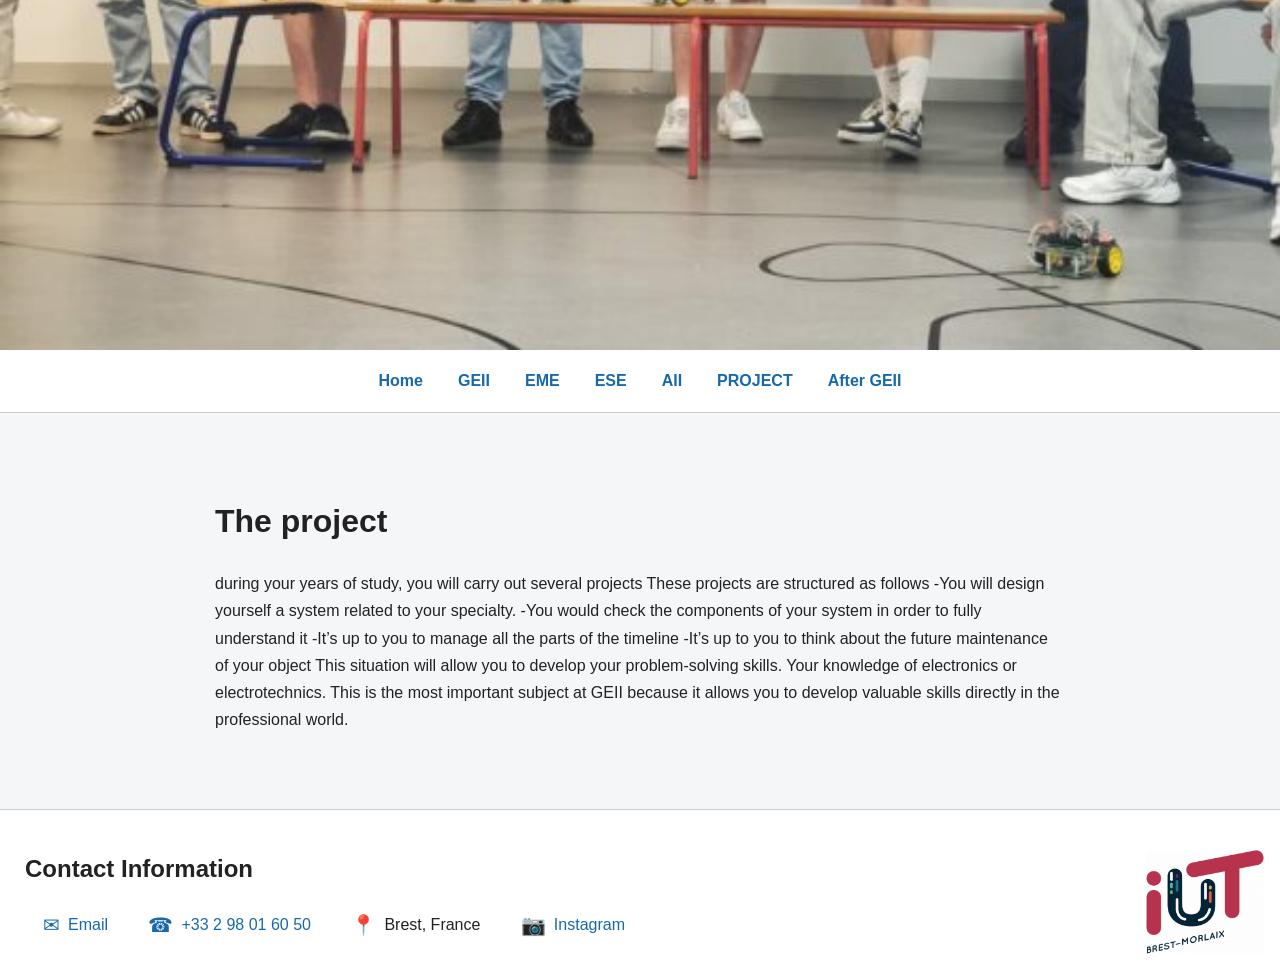
<file: PROJET.html>
<!DOCTYPE html>
<html lang="fr">
<head>
    <meta charset="UTF-8">
    <meta name="viewport" content="width=device-width, initial-scale=1">
    <title>Mon site</title>
    <link rel="stylesheet" href="style.css">
</head>
<body>

    <!-- Grande image en haut -->
    <header class="banniere">
        <img src="photos/Robot suiveur de ligne.jpeg" alt="Robot suiveur de ligne">
    </header>

    <!-- Liens vers les autres pages -->
    <nav class="menu">
        <a href="index.html">Home</a>
        <a href="GEII.html">GEII</a>
        <a href="ENER.html">EME</a>
        <a href="ELEN.html">ESE</a>
        <a href="AUTO.html">AII</a>
        <a href="PROJET.html">PROJECT</a>
        <a href="Après_GEII.html">After GEII</a>
    </nav>
 

    <hr>

    <!-- Contenu principal -->
    <main>
        <h1>The project</h1>
        <p>
           during your years of study, you will carry out several projects

              These projects are structured as follows 
              -You will design yourself a system related to your specialty.
              -You would check the components of your system in order to fully understand it
              -It’s up to you to manage all the parts of the timeline
              -It’s up to you to think about the future maintenance of your object

            This situation will allow you to develop your problem-solving skills. Your knowledge of electronics or electrotechnics.
            This is the most important subject at GEII because it allows you to develop valuable skills directly in the professional world.
        </p>
    </main>

    <hr>

    <!-- Coordonnées -->
    <footer>
        <h2>Contact Information</h2>

        <p>
            <span class="logo-contact">✉</span>
            <a href="mailto:iutbrestmorlaix@univ-brest.fr">
                Email
            </a>
        </p>

        <p>
            <span class="logo-contact">☎</span>
            <a href="tel:+33298016050">
                +33 2 98 01 60 50
            </a>
        </p>

        <p>
            <span class="logo-contact">📍</span>
            Brest, France
        </p>

        <p>
            <span class="logo-contact">📷</span>
            <a href="https://www.instagram.com/iutbrestmorlaix/"
               target="_blank"
               rel="noopener noreferrer">
                Instagram
            </a>
        </p>

        <img src="photos/logo_iut.png"
             alt="IUT Brest-Morlaix logo"
             class="logo-footer">
    </footer>

</body>
</html>
</file>
<file: style.css>
* {
    box-sizing: border-box;
}

body {
    margin: 0;
    font-family: Arial, sans-serif;
    color: #222;
    background-color: #f4f6f8;
}

/* Grande image en haut */
.banniere {
    width: 100%;
    height: 350px;
    margin: 0;
    padding: 0;
    overflow: hidden;
}

.banniere img {
    display: block;
    width: 100%;
    height: 100%;
    object-fit: cover;
    object-position: bottom left;
}

/* Menu de navigation */
.menu {
    display: flex;
    justify-content: center;
    flex-wrap: wrap;
    gap: 35px;
    padding: 22px;
    background-color: white;
}

.menu a {
    color: #1769aa;
    text-decoration: none;
    font-weight: bold;
}

.menu a:hover {
    text-decoration: underline;
}

/* Traits de séparation */
hr {
    border: none;
    border-top: 1px solid #ccc;
    margin: 0;
}

/* Texte principal */
main {
    max-width: 900px;
    margin: 35px auto;
    padding: 25px;
    line-height: 1.7;
    min-height: 200px;
}

/* Conteneur des compétences */
.competences {
    max-width: 900px;
    margin: 20px auto;
}

.competences h2 {
    color: #17365d;
    text-align: center;
    margin-bottom: 30px;
}

/* Chaque case de compétence */
.competence {
    display: block;
    margin: 10px 0;
    padding: 12px 15px;
    background-color: white;
    border-radius: 6px;
    border-left: 3px solid #17365d;
}

/* Titres cliquables */
.competence summary {
    color: #17365d;
    font-size: 16px;
    font-weight: 600;
    cursor: pointer;
    list-style: none;
}

/* Masquer la flèche par défaut */
.competence summary::-webkit-details-marker {
    display: none;
}

/* Symbole + lorsque la case est fermée */
.competence summary::after {
    content: "+";
    float: right;
    font-size: 18px;
    line-height: 1.2;
    color: #777;
}

/* Symbole − lorsque la case est ouverte */
.competence[open] summary::after {
    content: "−";
}

/* Description de la compétence */
.competence p {
    margin-top: 10px;
    margin-bottom: 5px;
    font-size: 14px;
    line-height: 1.5;
    color: #555;
}

/* Liste des compétences */
.competence ul {
    padding-left: 20px;
    line-height: 1.6;
    margin-top: 10px;
    font-size: 14px;
}

.competence li {
    margin-bottom: 3px;
}

/* Texte au-dessus du menu de niveau */
.competence label {
    display: block;
    margin-top: 15px;
    margin-bottom: 8px;
    font-weight: bold;
    color: #17365d;
}

/* Menus déroulants de niveau */
.competence select {
    display: block;
    width: 100%;
    max-width: 300px;
    padding: 12px;
    border: 1px solid #bbb;
    border-radius: 5px;
    background-color: white;
    color: #222;
    font-size: 15px;
    cursor: pointer;
}

.competence select:focus {
    outline: 2px solid #4169a1;
    border-color: #4169a1;
}

/* Coordonnées en bas */
footer {
    position: relative;
    background-color: white;
    padding: 25px;
}

footer a {
    color: #1769aa;
    text-decoration: none;
}

footer a:hover {
    text-decoration: underline;
}

footer p {
    display: inline-flex;
    align-items: center;
    margin: 10px 18px;
}

.logo-contact {
    display: inline-block;
    margin-right: 8px;
    color: #1769aa;
    font-size: 20px;
}

.logo-footer {
    position: absolute;
    bottom: 10px;
    right: 15px;
    width: 120px;
    height: auto;
}
</file>
